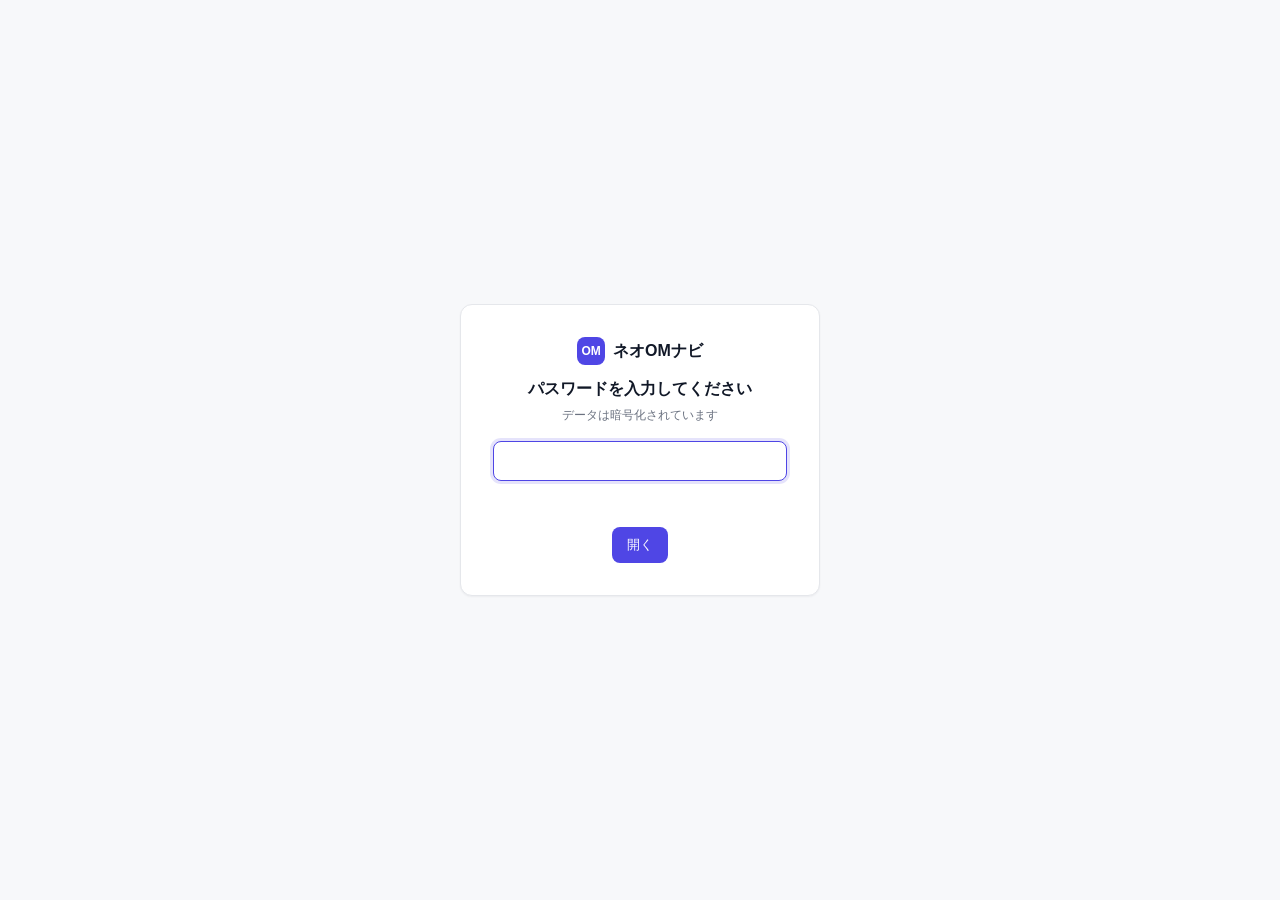
<file: index.html>
<!DOCTYPE html>
<html lang="ja">
<head>
<meta charset="UTF-8">
<meta name="viewport" content="width=device-width, initial-scale=1">
<title>ネオOMナビ</title>
<link rel="stylesheet" href="app.css">
</head>
<body>

<!-- パスワードゲート(データはAES-GCM暗号化済み) -->
<div class="gate" id="gate">
  <div class="gate-card">
    <div class="brand" style="justify-content:center; margin-bottom:12px;"><span class="brand-mark">OM</span> ネオOMナビ</div>
    <h1>パスワードを入力してください</h1>
    <p>データは暗号化されています</p>
    <input type="password" id="pwInput" autocomplete="current-password" autofocus>
    <p class="gate-err" id="gateErr"></p>
    <button class="btn btn-primary" id="unlockBtn">開く</button>
  </div>
</div>

<div class="shell" style="display:none;" id="shell">
  <nav class="sidebar">
    <div class="sidebar-brand"><span class="brand-mark">OM</span><span>ネオOMナビ</span></div>
    <div class="sidebar-nav" id="sidebarNav">
      <a class="nav-item nav-muted" data-nav="dashboard" href="#/">&#9635; ダッシュボード</a>
      <a class="nav-item nav-muted" data-nav="cards" href="#/cards">&#9993; アンサーカード</a>
      <a class="nav-item nav-muted" data-nav="bukken" href="#/bukken">&#8962; 物件</a>
      <a class="nav-item" data-nav="koumuten" href="#/koumuten">&#9878; 工務店</a>
      <a class="nav-item" data-nav="ksearch" href="#/koumuten-search">&#128269; 工務店コード検索</a>
      <a class="nav-item nav-muted" data-nav="products" href="#/products">&#9713; 商品</a>
      <a class="nav-item" data-nav="psearch" href="#/product-search">&#128270; 商品検索</a>
      <a class="nav-item nav-muted" data-nav="input" href="#/input">&#9998; 今日の入力</a>
      <div class="nav-divider"></div>
      <a class="nav-item" href="call.html" target="_blank" rel="noopener">&#9742; 通話文字起こし ↗</a>
    </div>
    <div class="sidebar-footer">閲覧専用（毎朝データ更新）</div>
  </nav>

  <div class="main">
    <header class="topbar">
      <div class="topbar-title" id="pageTitle">ダッシュボード</div>
    </header>
    <main class="content" id="view"></main>
  </div>
</div>

<script src="data.js"></script>
<script src="app.js"></script>
</body>
</html>
</file>
<file: app.css>
/* ネオOMナビ 静的版 — v2デザイントークン */
:root {
  --bg: #f7f8fa; --surface: #ffffff; --surface-hover: #f3f4f6;
  --border: #e5e7eb; --border-strong: #d1d5db;
  --text: #111827; --text-2: #6b7280; --muted: #9ca3af;
  --accent: #4f46e5; --accent-hover: #4338ca; --accent-subtle: #eef2ff;
  --open-bg: #fef2f2; --open-fg: #b91c1c;
  --progress-bg: #fffbeb; --progress-fg: #b45309;
  --done-bg: #f0fdf4; --done-fg: #15803d;
  --link-bukken: #2563eb; --link-koumuten: #c026d3;
  --mono: "SFMono-Regular", Consolas, "Courier New", monospace;
  --radius: 8px; --radius-sm: 6px; --radius-lg: 12px;
  --shadow: 0 1px 2px rgba(16,24,40,.05);
  --focus: 0 0 0 3px rgba(79,70,229,.15);
}
* { box-sizing: border-box; }
body {
  margin: 0; background: var(--bg); color: var(--text);
  font-family: "Yu Gothic UI", "Hiragino Kaku Gothic ProN", "Noto Sans JP", "Segoe UI", sans-serif;
  font-size: 14px; line-height: 1.55;
}
a { color: var(--accent); text-decoration: none; }
a:hover { color: var(--accent-hover); }

/* ---- パスワードゲート ---- */
.gate { position: fixed; inset: 0; background: var(--bg); z-index: 50; display: flex; align-items: center; justify-content: center; padding: 16px; }
.gate-card { background: var(--surface); border: 1px solid var(--border); border-radius: var(--radius-lg); box-shadow: var(--shadow); padding: 32px; width: 100%; max-width: 360px; text-align: center; }
.gate-card h1 { font-size: 16px; margin: 0 0 4px; }
.gate-card p { color: var(--text-2); font-size: 12px; margin: 0 0 16px; }
.gate-card input { width: 100%; font-size: 16px; padding: 10px 12px; margin-bottom: 12px; border: 1px solid var(--border-strong); border-radius: var(--radius); text-align: center; }
.gate-card input:focus { outline: none; border-color: var(--accent); box-shadow: var(--focus); }
.gate-err { color: var(--open-fg); font-size: 12px; min-height: 18px; margin: 0 0 8px; }

.brand { display: flex; align-items: center; gap: 8px; font-weight: 600; font-size: 16px; }
.brand-mark { width: 28px; height: 28px; border-radius: var(--radius); background: var(--accent); color: #fff; font-size: 12px; font-weight: 600; display: inline-flex; align-items: center; justify-content: center; flex-shrink: 0; }

/* ---- シェル ---- */
.shell { display: flex; min-height: 100vh; }
.sidebar { width: 220px; flex-shrink: 0; background: var(--surface); border-right: 1px solid var(--border); display: flex; flex-direction: column; position: sticky; top: 0; height: 100vh; }
.sidebar-brand { display: flex; align-items: center; gap: 8px; padding: 16px; font-weight: 600; font-size: 16px; }
.sidebar-nav { flex: 1; overflow-y: auto; padding: 8px 12px; display: flex; flex-direction: column; gap: 2px; }
.nav-item { display: flex; align-items: center; gap: 8px; padding: 8px 12px; border-radius: var(--radius); color: var(--text-2); font-size: 13px; font-weight: 500; }
.nav-item:hover { background: var(--surface-hover); color: var(--text); }
.nav-item.active { background: var(--accent-subtle); color: var(--accent); }
.nav-muted { color: var(--muted); }
.nav-divider { height: 1px; background: var(--border); margin: 8px; }
.sidebar-footer { padding: 12px 16px; border-top: 1px solid var(--border); font-size: 11px; color: var(--muted); }

.main { flex: 1; min-width: 0; display: flex; flex-direction: column; }
.topbar { height: 56px; flex-shrink: 0; display: flex; align-items: center; padding: 0 24px; border-bottom: 1px solid var(--border); background: var(--surface); position: sticky; top: 0; z-index: 5; }
.topbar-title { font-weight: 600; }
.content { flex: 1; padding: 20px 28px; max-width: 1200px; width: 100%; }

/* ---- 部品 ---- */
.btn { display: inline-flex; align-items: center; gap: 4px; padding: 8px 14px; border-radius: var(--radius); font-size: 13px; font-weight: 500; border: 1px solid transparent; cursor: pointer; background: var(--surface); font-family: inherit; }
.btn-primary { background: var(--accent); color: #fff; }
.btn-primary:hover { background: var(--accent-hover); }
.btn-primary:disabled { opacity: .6; cursor: default; }
.btn-secondary { background: var(--surface); border-color: var(--border-strong); color: var(--text); }
.btn-secondary:hover { background: var(--surface-hover); }
.btn-ghost { background: transparent; color: var(--text-2); }
.btn-ghost:hover { background: var(--surface-hover); color: var(--text); }
.btn-danger { background: var(--open-bg); color: var(--open-fg); }

.card { background: var(--surface); border: 1px solid var(--border); border-radius: var(--radius-lg); box-shadow: var(--shadow); margin-bottom: 16px; }
.card-header { display: flex; align-items: center; justify-content: space-between; padding: 14px 20px; border-bottom: 1px solid var(--border); font-weight: 600; }
.card-body { padding: 20px; }

.pill { display: inline-flex; align-items: center; padding: 2px 12px; border-radius: 999px; font-size: 12px; font-weight: 500; white-space: nowrap; }
.pill-open { background: var(--open-bg); color: var(--open-fg); }
.pill-progress { background: var(--progress-bg); color: var(--progress-fg); }
.pill-done { background: var(--done-bg); color: var(--done-fg); }
.pill-neutral { background: var(--surface-hover); color: var(--text-2); }

.link-bukken { color: var(--link-bukken); }
.link-koumuten { color: var(--link-koumuten); }
.mono { font-family: var(--mono); font-size: 12px; color: var(--text-2); }
.text-muted { color: var(--muted); font-size: 13px; }

/* ページヘッダー */
.page-header { display: flex; align-items: center; justify-content: space-between; gap: 16px; margin-bottom: 20px; flex-wrap: wrap; }
.page-header-main { display: flex; align-items: center; gap: 12px; flex-wrap: wrap; }
.page-header-code { font-family: var(--mono); font-size: 12px; color: var(--muted); background: var(--surface-hover); border-radius: var(--radius-sm); padding: 2px 8px; }
.page-header-title { font-size: 20px; font-weight: 600; margin: 0; }

/* 統計カード */
.stat-grid { display: grid; grid-template-columns: repeat(auto-fit, minmax(150px, 1fr)); gap: 14px; margin-bottom: 24px; }
.stat-card { background: var(--surface); border: 1px solid var(--border); border-radius: var(--radius-lg); box-shadow: var(--shadow); padding: 14px 20px; }
.stat-value { font-size: 24px; font-weight: 600; line-height: 1.2; }
.stat-value.tone-open { color: var(--open-fg); }
.stat-value.tone-progress { color: var(--progress-fg); }
.stat-value.tone-done { color: var(--done-fg); }
.stat-value.tone-accent { color: var(--accent); }
.stat-label { font-size: 12px; color: var(--text-2); margin-top: 2px; }

/* セクション見出し */
.section-heading { display: flex; align-items: center; justify-content: space-between; margin: 22px 0 10px; }
.section-heading h2 { font-size: 14px; font-weight: 600; margin: 0; }

/* データテーブル */
.table-wrap { background: var(--surface); border: 1px solid var(--border); border-radius: var(--radius-lg); overflow: hidden; box-shadow: var(--shadow); }
table.data-table { width: 100%; border-collapse: collapse; font-size: 13px; }
table.data-table thead th { background: var(--surface-hover); color: var(--text-2); font-weight: 500; text-align: left; padding: 10px 14px; border-bottom: 1px solid var(--border); }
table.data-table tbody td { padding: 9px 14px; border-bottom: 1px solid var(--border); }
table.data-table tbody tr:last-child td { border-bottom: none; }
table.data-table tbody tr.clickable { cursor: pointer; }
table.data-table tbody tr.clickable:hover { background: var(--surface-hover); }

/* 検索バー */
.search-bar { display: flex; align-items: flex-end; flex-wrap: wrap; gap: 12px; margin-bottom: 14px; }
.field { display: flex; flex-direction: column; gap: 3px; }
.field label { font-size: 11px; color: var(--text-2); }
.field input, .field select, .field textarea { font-family: inherit; font-size: 13px; padding: 7px 10px; border: 1px solid var(--border-strong); border-radius: var(--radius); background: var(--surface); color: var(--text); }
.field input:focus, .field select:focus, .field textarea:focus { outline: none; border-color: var(--accent); box-shadow: var(--focus); }

/* 属性グリッド(詳細) */
.attr-grid { margin: 0; display: grid; grid-template-columns: repeat(2, minmax(0,1fr)); gap: 14px 28px; }
.attr-grid > div dt, .attr-item dt { font-size: 11px; color: var(--text-2); margin-bottom: 1px; }
.attr-item dd { margin: 0; font-size: 13px; white-space: pre-line; word-break: break-word; }
@media (max-width: 700px) { .attr-grid { grid-template-columns: 1fr; } }

/* タイムライン(対応履歴) */
.timeline { position: relative; padding-left: 22px; }
.timeline::before { content: ""; position: absolute; left: 5px; top: 6px; bottom: 6px; width: 2px; background: var(--border); }
.timeline-item { position: relative; margin-bottom: 14px; }
.timeline-dot { position: absolute; left: -22px; top: 8px; width: 12px; height: 12px; border-radius: 50%; background: var(--accent); border: 2px solid var(--surface); box-shadow: 0 0 0 1px var(--border); }
.timeline-card { background: var(--surface); border: 1px solid var(--border); border-radius: var(--radius); box-shadow: var(--shadow); }
.timeline-head { display: flex; align-items: center; justify-content: space-between; padding: 10px 16px; border-bottom: 1px solid var(--border); font-weight: 500; font-size: 13px; }
.timeline-body { padding: 12px 16px; font-size: 13px; white-space: pre-line; }
.timeline-meta { font-size: 11px; color: var(--text-2); }

/* 入力画面 */
.form-grid { display: grid; grid-template-columns: repeat(2, minmax(0,1fr)); gap: 12px 20px; }
.form-grid .wide { grid-column: 1 / -1; }
@media (max-width: 700px) { .form-grid { grid-template-columns: 1fr; } }
.form-actions { margin-top: 16px; display: flex; gap: 10px; flex-wrap: wrap; }
.suggest-note { font-size: 11px; color: var(--muted); }
.badge-count { background: var(--accent-subtle); color: var(--accent); border-radius: 999px; padding: 0 8px; font-size: 11px; }
.empty { text-align: center; color: var(--muted); font-size: 13px; padding: 28px; background: var(--surface); border: 1px dashed var(--border); border-radius: var(--radius); }
/* ---- 工務店コード検索 ---- */
.ks-searchbox-wrap { position: relative; margin-bottom: 14px; }
.ks-searchbox { width: 100%; font-size: 18px; padding: 12px 20px 12px 48px; border: 1px solid var(--border-strong); border-radius: var(--radius-lg); background: var(--surface); box-shadow: var(--shadow); font-family: inherit; }
.ks-searchbox:focus { outline: none; border-color: var(--accent); box-shadow: var(--focus); }
.ks-searchbox-icon { position: absolute; left: 16px; top: 50%; transform: translateY(-50%); font-size: 18px; color: var(--muted); pointer-events: none; }
.ks-hint { font-size: 11px; color: var(--muted); margin: 5px 0 0 6px; }
.ks-section { margin-bottom: 20px; }
.ks-section-title { display: flex; align-items: center; gap: 8px; font-size: 13px; font-weight: 600; color: var(--text-2); margin-bottom: 10px; }
.ks-section-count { font-weight: 400; color: var(--muted); }
.ks-list { display: grid; grid-template-columns: repeat(2, minmax(0,1fr)); gap: 8px 12px; }
@media (max-width: 760px) { .ks-list { grid-template-columns: 1fr; } }
.ks-item { display: flex; align-items: center; gap: 8px; background: var(--surface); border: 1px solid var(--border); border-radius: var(--radius); padding: 3px 10px; box-shadow: var(--shadow); min-width: 0; }
.ks-item:hover { border-color: var(--border-strong); }
.ks-item.is-withdrawn { opacity: .72; }
.ks-fav-btn { border: none; background: transparent; font-size: 19px; line-height: 1; cursor: pointer; color: var(--muted); padding: 2px; flex-shrink: 0; }
.ks-fav-btn.is-favorite { color: #f5b301; }
.ks-code-btn { flex-shrink: 0; font-family: var(--mono); font-size: 14px; font-weight: 600; letter-spacing: .04em; color: var(--text); background: var(--bg); border: 1px solid var(--border-strong); border-radius: var(--radius-sm); padding: 3px 8px; cursor: pointer; width: 68px; text-align: center; transition: all .15s ease; }
.ks-code-btn:hover { border-color: var(--accent); color: var(--accent); }
.ks-code-btn.copied { background: var(--done-bg); border-color: var(--done-fg); color: var(--done-fg); }
.ks-item-main { flex: 1; min-width: 0; display: flex; align-items: baseline; gap: 8px; line-height: 1.6; }
.ks-item-name { font-size: 13px; font-weight: 500; color: var(--link-koumuten); overflow: hidden; text-overflow: ellipsis; white-space: nowrap; min-width: 0; }
.ks-item-meta { font-size: 11px; color: var(--muted); display: flex; gap: 6px; flex-shrink: 0; margin-left: auto; }
.badge-withdrawn { background: var(--open-bg); color: var(--open-fg); border-radius: 999px; padding: 0 8px; font-size: 11px; }
.badge-use { background: var(--accent-subtle); color: var(--accent); border-radius: 999px; padding: 0 8px; font-size: 11px; }

/* ---- 商品検索 ---- */
.ps-list { display: flex; flex-direction: column; gap: 6px; }
.ps-item { display: flex; align-items: center; gap: 10px; background: var(--surface); border: 1px solid var(--border); border-radius: var(--radius); padding: 3px 10px; box-shadow: var(--shadow); min-width: 0; }
.ps-item:hover { border-color: var(--border-strong); }
.ps-item.is-ended { opacity: .72; }
.ps-fav-btn { border: none; background: transparent; font-size: 19px; line-height: 1; cursor: pointer; color: var(--muted); padding: 2px; flex-shrink: 0; }
.ps-fav-btn.is-favorite { color: #f5b301; }
.ps-code-btn { flex-shrink: 0; font-family: var(--mono); font-size: 14px; font-weight: 600; letter-spacing: .04em; color: var(--text); background: var(--bg); border: 1px solid var(--border-strong); border-radius: var(--radius-sm); padding: 3px 8px; cursor: pointer; width: 84px; text-align: center; transition: all .15s ease; }
.ps-code-btn:hover { border-color: var(--accent); color: var(--accent); }
.ps-code-btn.copied { background: var(--done-bg); border-color: var(--done-fg); color: var(--done-fg); }
.ps-name { font-size: 13px; font-weight: 500; overflow: hidden; text-overflow: ellipsis; white-space: nowrap; flex: 0 1 auto; min-width: 120px; }
.ps-spec { font-size: 12px; color: var(--text-2); overflow: hidden; text-overflow: ellipsis; white-space: nowrap; flex: 0 1 auto; }
.ps-vendor { font-size: 11px; color: var(--muted); overflow: hidden; text-overflow: ellipsis; white-space: nowrap; flex: 0 1 auto; }
.ps-price { font-size: 12px; color: var(--text-2); font-family: var(--mono); white-space: nowrap; margin-left: auto; flex-shrink: 0; }
.ps-badges { display: flex; gap: 6px; flex-shrink: 0; }
@media (max-width: 760px) { .ps-spec, .ps-vendor { display: none; } }

.toast { position: fixed; bottom: 24px; right: 24px; background: var(--text); color: #fff; padding: 10px 18px; border-radius: var(--radius); font-size: 13px; opacity: 0; transition: opacity .3s; z-index: 60; pointer-events: none; }
.toast.show { opacity: .95; }
</file>
